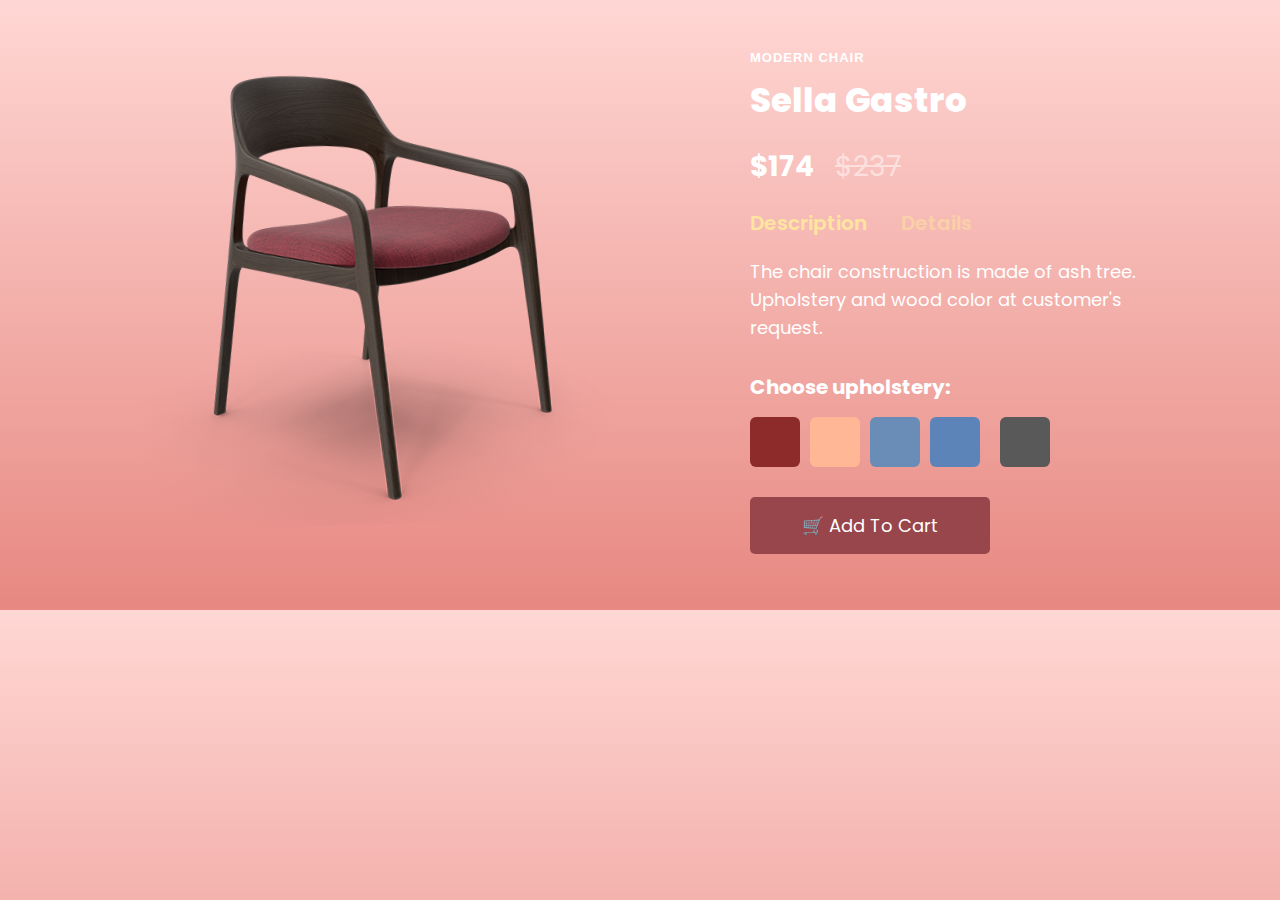
<file: index.html>
<!DOCTYPE html>
<html lang="en">
<head>
    <meta charset="UTF-8">
    <meta name="viewport" content="width=device-width, initial-scale=1.0">
    <title>Exam</title>
    <link rel="stylesheet" href="style.css">
    <link href="https://fonts.googleapis.com/css2?family=Poppins:wght@300;400;500;600;700&display=swap" rel="stylesheet">

</head>
<body>

<section class="main">
    
    <div class="left">
        <img src="images/ch1.png" class="chair-img" alt="chair">
    </div>

    <div class="right">
        <p class="tagname">MODERN CHAIR</p>
        <h1 class="product-name">Sella Gastro</h1>

        <div class="price">
            <span class="new">$174</span>
            <span class="old">$237</span>
        </div>

        <div class="tabs">
            <span class="active">Description</span>
            <span class="unactive">Details</span>
        </div>

        <p class="description">
            The chair construction is made of ash tree.
            Upholstery and wood color at customer's<br> request.
        </p>

        <h3 class="choose">Choose upholstery:</h3>

        <div class="colors">
            <div class="color c1"></div>
            <div class="color c2"></div>
            <div class="color c3"></div>
            <div class="color c4"></div>
            <div class="colorc c5"></div>
            <div class="color c6"></div>
        </div>

        <button class="cart-btn">
            &#128722; Add To Cart
        </button>

    </div>

</div>

</body>
</html>
</file>
<file: style.css>
*{
    margin: 0;
    padding: 0;
    box-sizing: border-box;
    font-family: 'Poppins', sans-serif;
}

body{
    background: linear-gradient(#ffd7d4, #e78881);
    height: 610px;
    padding: 50px;
}

.main{
    display: flex;
    justify-content: space-between;
    gap: 10px;
    align-items: center;
}

.chair-img{
    width: 550px;
    transform: rotate(-2deg);
    margin-left: 50px;
}

.right{
    color: white;
    padding-right: 80px;
}

.tagname{
    letter-spacing: 1px;
    font-size: 13px;
    margin-bottom: 10px;
    font-weight: 600;
    font-family: 'Montserrat', sans-serif;
}


.product-name{
    font-family: 'Poppins', sans-serif;
    font-weight: 800;
    font-size: 34px;

}

.price{
    margin: 20px 0;
    font-size: 28px;
}

.price .new{
    font-weight: 700;
}

.price .old{
    margin-left: 15px;
    opacity: .5;
    text-decoration: line-through;
}

.tabs{
    margin-top: 20px;
}

.tabs span{
    margin-right: 30px;
    font-size: 20px;
    cursor: pointer;
}

.tabs .active{
    font-weight: 600;
    color: #ffe59f;
    opacity: 1.5;
}
.tabs .unactive{
    font-weight: 600;
    color: #ffe59f;
    opacity: 0.5;
}

.description{
    margin: 20px 0 30px 0;
    font-size: 18px;
    width: 400px;
    line-height: 28px;
}

.choose{
    margin-bottom: 15px;
    font-size: 20px;
}

.colors{
    display: flex;
    gap: 10px;
    margin-bottom: 30px;
    
}

.color{
    width: 50px;
    height: 50px;
    border-radius: 6px;
    cursor: pointer;
}

.color:hover{
    border: #000 solid;
    border-radius: 5px;
    transform: scale(1.05);
}

.c1{ background: #8d2b2b; }
.c2{ background: #ffb796; }
.c3{ background: #698db7; }
.c4{ background: #5c84b8; }
.c5{ background: #9a9a91; }
.c6{ background: #595959; }

.cart-btn{
    width: 240px;
    background: #98454b;
    color: white;
    padding: 15px;
    border: none;
    font-size: 18px;
    border-radius: 5px;
    cursor: pointer;
    transition: .3s;
}

.cart-btn:hover{
    background-color: #000;
    
}
</file>
